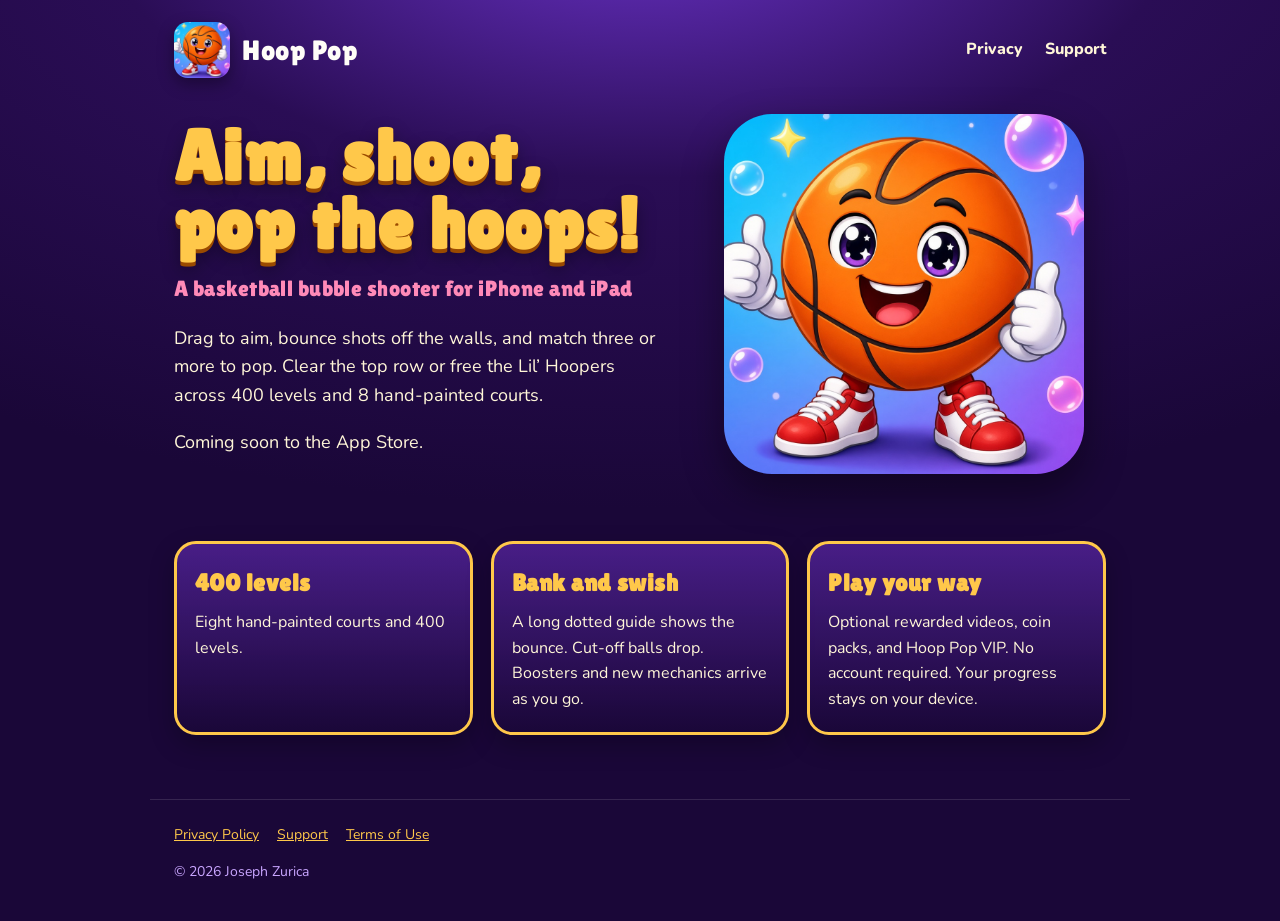
<file: index.html>
<!DOCTYPE html>
<html lang="en">
<head>
  <meta charset="utf-8">
  <meta name="viewport" content="width=device-width, initial-scale=1">
  <title>Hoop Pop – Basketball Bubble Shooter</title>
  <meta name="description" content="Hoop Pop is a basketball bubble shooter for iPhone and iPad. Aim, bank, and pop your way through 400 colorful levels on 8 painted courts.">
  <link rel="icon" type="image/png" href="favicon.png">
  <link rel="apple-touch-icon" href="apple-touch-icon.png">
  <link rel="preconnect" href="https://fonts.googleapis.com">
  <link rel="preconnect" href="https://fonts.gstatic.com" crossorigin>
  <link href="https://fonts.googleapis.com/css2?family=Lilita+One&family=Nunito:wght@500;700;800&display=swap" rel="stylesheet">
  <link rel="stylesheet" href="style.css">
</head>
<body>
  <header>
    <a class="brand" href="index.html"><img src="icon.png" width="56" height="56" alt="Hoop Pop icon"><span class="display">Hoop Pop</span></a>
    <nav>
      <a href="privacy.html">Privacy</a>
      <a href="support.html">Support</a>
    </nav>
  </header>
  <section class="hero">
    <div>
      <h1 class="display">Aim, shoot, pop the hoops!</h1>
      <p class="tag display">A basketball bubble shooter for iPhone and iPad</p>
      <p>Drag to aim, bounce shots off the walls, and match three or more to pop. Clear the top row or free the Lil’ Hoopers across 400 levels and 8 hand-painted courts.</p>
      <p>Coming soon to the App Store.</p>
    </div>
    <div class="mascot-wrap">
      <img class="icon" src="icon.png" alt="Hoop Pop app icon: a cheerful basketball mascot">
    </div>
  </section>
  <section class="features">
    <article class="card">
      <h3 class="display">400 levels</h3>
      <p>Eight hand-painted courts and 400 levels.</p>
    </article>
    <article class="card">
      <h3 class="display">Bank and swish</h3>
      <p>A long dotted guide shows the bounce. Cut-off balls drop. Boosters and new mechanics arrive as you go.</p>
    </article>
    <article class="card">
      <h3 class="display">Play your way</h3>
      <p>Optional rewarded videos, coin packs, and Hoop Pop VIP. No account required. Your progress stays on your device.</p>
    </article>
  </section>
  <footer>
    <a href="privacy.html">Privacy Policy</a>
    <a href="support.html">Support</a>
    <a href="https://www.apple.com/legal/internet-services/itunes/dev/stdeula/">Terms of Use</a>
    <p>&copy; 2026 Joseph Zurica</p>
  </footer>
</body>
</html>
</file>
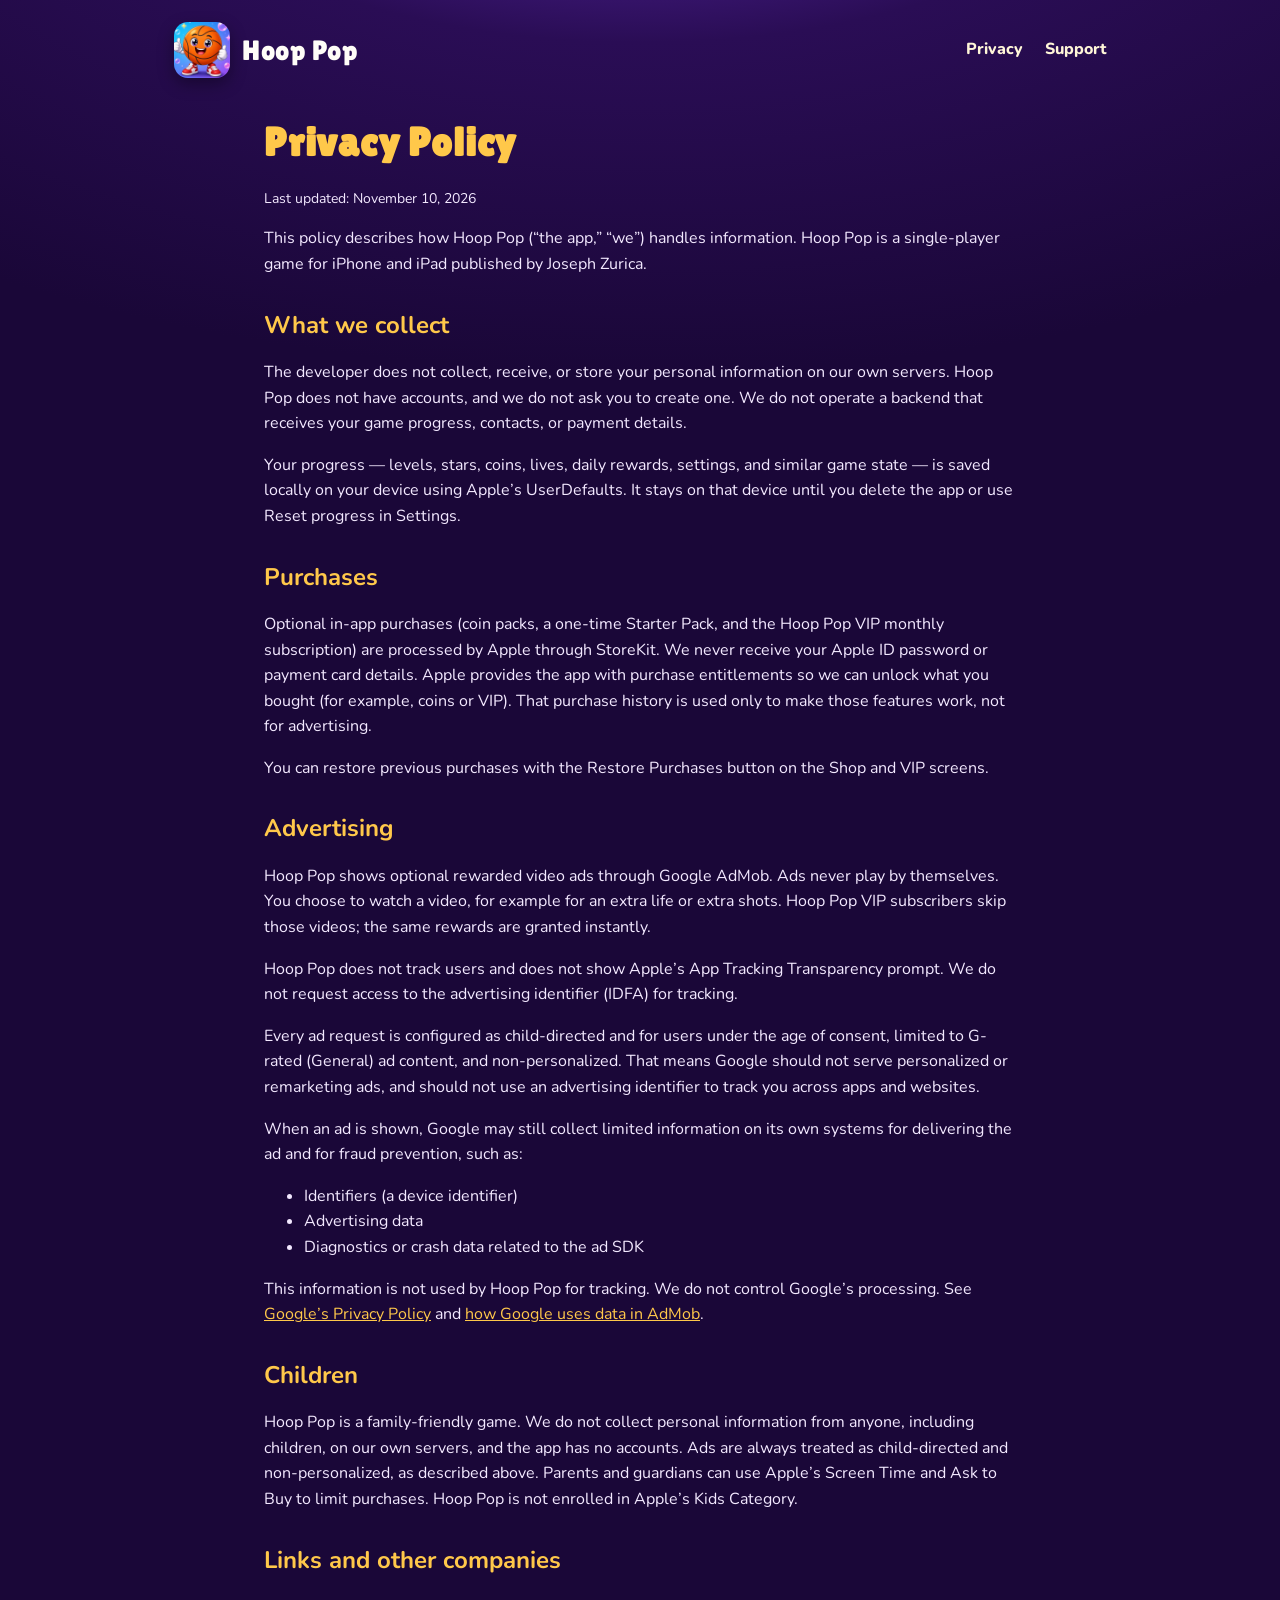
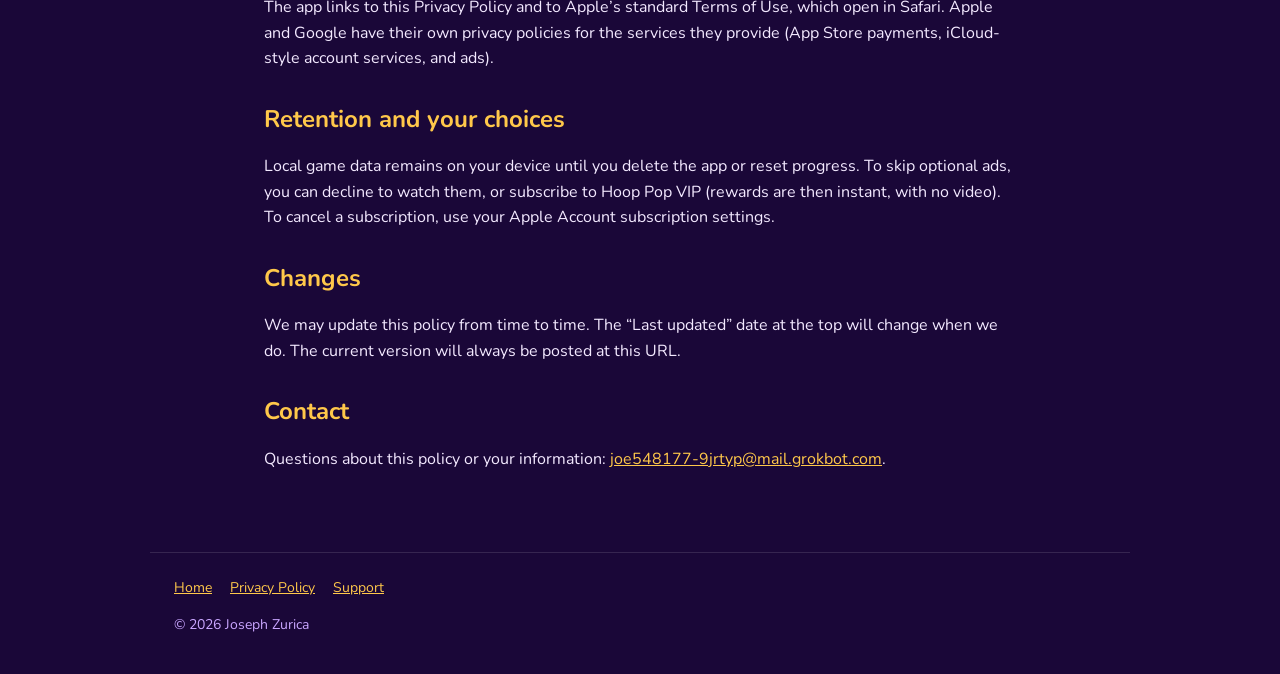
<file: privacy.html>
<!DOCTYPE html>
<html lang="en">
<head>
  <meta charset="utf-8">
  <meta name="viewport" content="width=device-width, initial-scale=1">
  <title>Privacy Policy – Hoop Pop</title>
  <link rel="icon" type="image/png" href="favicon.png">
  <link rel="apple-touch-icon" href="apple-touch-icon.png">
  <link rel="preconnect" href="https://fonts.googleapis.com">
  <link rel="preconnect" href="https://fonts.gstatic.com" crossorigin>
  <link href="https://fonts.googleapis.com/css2?family=Lilita+One&family=Nunito:wght@500;700;800&display=swap" rel="stylesheet">
  <link rel="stylesheet" href="style.css">
</head>
<body>
  <header>
    <a class="brand" href="index.html"><img src="icon.png" width="56" height="56" alt="Hoop Pop icon"><span class="display">Hoop Pop</span></a>
    <nav>
      <a href="privacy.html">Privacy</a>
      <a href="support.html">Support</a>
    </nav>
  </header>
  <main class="legal">
    <h1 class="display">Privacy Policy</h1>
    <p class="updated">Last updated: November 10, 2026</p>
    <p>This policy describes how Hoop Pop (“the app,” “we”) handles information. Hoop Pop is a single-player game for iPhone and iPad published by Joseph Zurica.</p>

    <h2>What we collect</h2>
    <p>The developer does not collect, receive, or store your personal information on our own servers. Hoop Pop does not have accounts, and we do not ask you to create one. We do not operate a backend that receives your game progress, contacts, or payment details.</p>
    <p>Your progress — levels, stars, coins, lives, daily rewards, settings, and similar game state — is saved locally on your device using Apple’s UserDefaults. It stays on that device until you delete the app or use Reset progress in Settings.</p>

    <h2>Purchases</h2>
    <p>Optional in-app purchases (coin packs, a one-time Starter Pack, and the Hoop Pop VIP monthly subscription) are processed by Apple through StoreKit. We never receive your Apple ID password or payment card details. Apple provides the app with purchase entitlements so we can unlock what you bought (for example, coins or VIP). That purchase history is used only to make those features work, not for advertising.</p>
    <p>You can restore previous purchases with the Restore Purchases button on the Shop and VIP screens.</p>

    <h2>Advertising</h2>
    <p>Hoop Pop shows optional rewarded video ads through Google AdMob. Ads never play by themselves. You choose to watch a video, for example for an extra life or extra shots. Hoop Pop VIP subscribers skip those videos; the same rewards are granted instantly.</p>
    <p>Hoop Pop does not track users and does not show Apple’s App Tracking Transparency prompt. We do not request access to the advertising identifier (IDFA) for tracking.</p>
    <p>Every ad request is configured as child-directed and for users under the age of consent, limited to G-rated (General) ad content, and non-personalized. That means Google should not serve personalized or remarketing ads, and should not use an advertising identifier to track you across apps and websites.</p>
    <p>When an ad is shown, Google may still collect limited information on its own systems for delivering the ad and for fraud prevention, such as:</p>
    <ul>
      <li>Identifiers (a device identifier)</li>
      <li>Advertising data</li>
      <li>Diagnostics or crash data related to the ad SDK</li>
    </ul>
    <p>This information is not used by Hoop Pop for tracking. We do not control Google’s processing. See <a href="https://policies.google.com/privacy">Google’s Privacy Policy</a> and <a href="https://support.google.com/admob/answer/6128543">how Google uses data in AdMob</a>.</p>

    <h2>Children</h2>
    <p>Hoop Pop is a family-friendly game. We do not collect personal information from anyone, including children, on our own servers, and the app has no accounts. Ads are always treated as child-directed and non-personalized, as described above. Parents and guardians can use Apple’s Screen Time and Ask to Buy to limit purchases. Hoop Pop is not enrolled in Apple’s Kids Category.</p>

    <h2>Links and other companies</h2>
    <p>The app links to this Privacy Policy and to Apple’s standard Terms of Use, which open in Safari. Apple and Google have their own privacy policies for the services they provide (App Store payments, iCloud-style account services, and ads).</p>

    <h2>Retention and your choices</h2>
    <p>Local game data remains on your device until you delete the app or reset progress. To skip optional ads, you can decline to watch them, or subscribe to Hoop Pop VIP (rewards are then instant, with no video). To cancel a subscription, use your Apple Account subscription settings.</p>

    <h2>Changes</h2>
    <p>We may update this policy from time to time. The “Last updated” date at the top will change when we do. The current version will always be posted at this URL.</p>

    <h2>Contact</h2>
    <p>Questions about this policy or your information: <a href="mailto:joe548177-9jrtyp@mail.grokbot.com">joe548177-9jrtyp@mail.grokbot.com</a>.</p>
  </main>
  <footer>
    <a href="index.html">Home</a>
    <a href="privacy.html">Privacy Policy</a>
    <a href="support.html">Support</a>
    <p>&copy; 2026 Joseph Zurica</p>
  </footer>
</body>
</html>
</file>
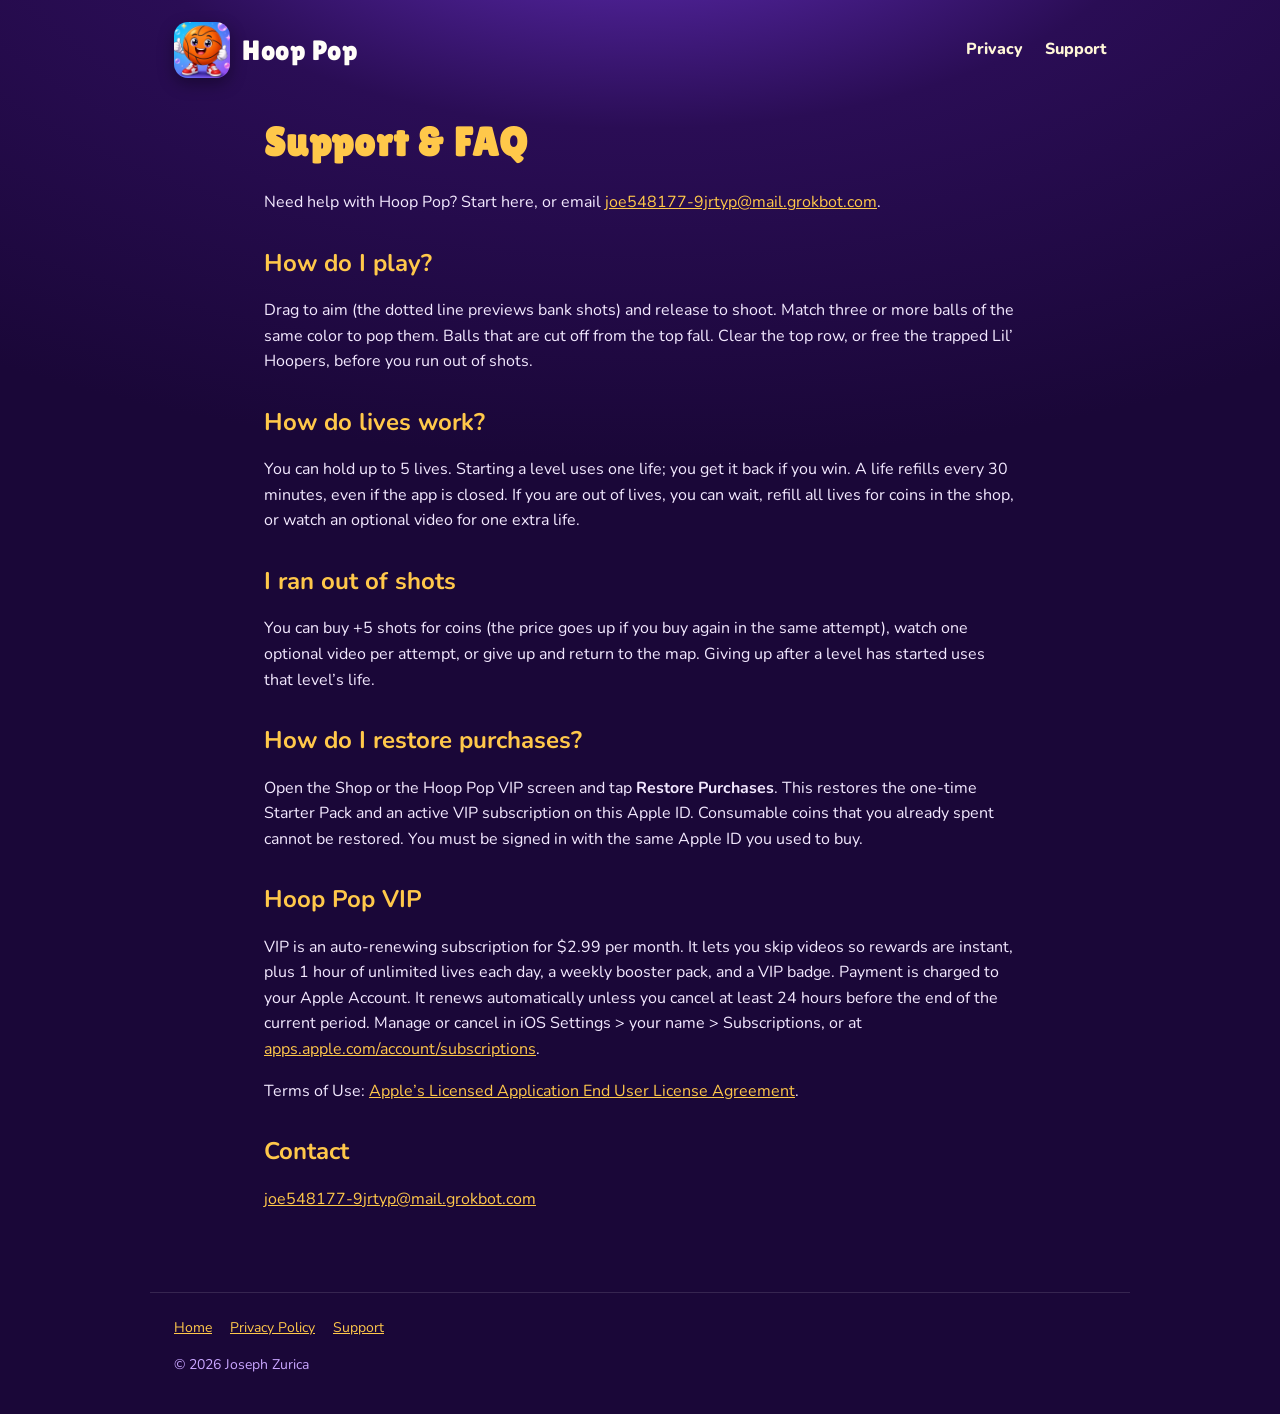
<file: support.html>
<!DOCTYPE html>
<html lang="en">
<head>
  <meta charset="utf-8">
  <meta name="viewport" content="width=device-width, initial-scale=1">
  <title>Support – Hoop Pop</title>
  <link rel="icon" type="image/png" href="favicon.png">
  <link rel="apple-touch-icon" href="apple-touch-icon.png">
  <link rel="preconnect" href="https://fonts.googleapis.com">
  <link rel="preconnect" href="https://fonts.gstatic.com" crossorigin>
  <link href="https://fonts.googleapis.com/css2?family=Lilita+One&family=Nunito:wght@500;700;800&display=swap" rel="stylesheet">
  <link rel="stylesheet" href="style.css">
</head>
<body>
  <header>
    <a class="brand" href="index.html"><img src="icon.png" width="56" height="56" alt="Hoop Pop icon"><span class="display">Hoop Pop</span></a>
    <nav>
      <a href="privacy.html">Privacy</a>
      <a href="support.html">Support</a>
    </nav>
  </header>
  <main class="page">
    <h1 class="display">Support &amp; FAQ</h1>
    <p>Need help with Hoop Pop? Start here, or email <a href="mailto:joe548177-9jrtyp@mail.grokbot.com">joe548177-9jrtyp@mail.grokbot.com</a>.</p>

    <h2>How do I play?</h2>
    <p>Drag to aim (the dotted line previews bank shots) and release to shoot. Match three or more balls of the same color to pop them. Balls that are cut off from the top fall. Clear the top row, or free the trapped Lil’ Hoopers, before you run out of shots.</p>

    <h2>How do lives work?</h2>
    <p>You can hold up to 5 lives. Starting a level uses one life; you get it back if you win. A life refills every 30 minutes, even if the app is closed. If you are out of lives, you can wait, refill all lives for coins in the shop, or watch an optional video for one extra life.</p>

    <h2>I ran out of shots</h2>
    <p>You can buy +5 shots for coins (the price goes up if you buy again in the same attempt), watch one optional video per attempt, or give up and return to the map. Giving up after a level has started uses that level’s life.</p>

    <h2>How do I restore purchases?</h2>
    <p>Open the Shop or the Hoop Pop VIP screen and tap <strong>Restore Purchases</strong>. This restores the one-time Starter Pack and an active VIP subscription on this Apple ID. Consumable coins that you already spent cannot be restored. You must be signed in with the same Apple ID you used to buy.</p>

    <h2>Hoop Pop VIP</h2>
    <p>VIP is an auto-renewing subscription for $2.99 per month. It lets you skip videos so rewards are instant, plus 1 hour of unlimited lives each day, a weekly booster pack, and a VIP badge. Payment is charged to your Apple Account. It renews automatically unless you cancel at least 24 hours before the end of the current period. Manage or cancel in iOS Settings &gt; your name &gt; Subscriptions, or at <a href="https://apps.apple.com/account/subscriptions">apps.apple.com/account/subscriptions</a>.</p>
    <p>Terms of Use: <a href="https://www.apple.com/legal/internet-services/itunes/dev/stdeula/">Apple’s Licensed Application End User License Agreement</a>.</p>

    <h2>Contact</h2>
    <p><a href="mailto:joe548177-9jrtyp@mail.grokbot.com">joe548177-9jrtyp@mail.grokbot.com</a></p>
  </main>
  <footer>
    <a href="index.html">Home</a>
    <a href="privacy.html">Privacy Policy</a>
    <a href="support.html">Support</a>
    <p>&copy; 2026 Joseph Zurica</p>
  </footer>
</body>
</html>
</file>
<file: style.css>
:root {
  --grape: #2a0d55;
  --deep: #1a0738;
  --purple: #5b27a8;
  --lilac: #c9a6ff;
  --gold: #ffc84a;
  --orange: #ff8a1a;
  --pink: #ff4d8d;
  --mint: #2ee08a;
  --cream: #fff6d8;
  --white: #fffdf8;
  --text: #24143f;
}
* { box-sizing: border-box; }
html, body { margin: 0; padding: 0; }
body {
  font-family: "Nunito", -apple-system, BlinkMacSystemFont, "Segoe UI", sans-serif;
  color: var(--cream);
  background: radial-gradient(1200px 600px at 50% -10%, #6a32c8 0%, var(--grape) 45%, var(--deep) 100%);
  min-height: 100vh;
  line-height: 1.6;
}
.display { font-family: "Lilita One", "Nunito", sans-serif; letter-spacing: 0.02em; }
a { color: var(--gold); }
a:hover { color: #ffe08a; }
header {
  display: flex; align-items: center; justify-content: space-between;
  max-width: 980px; margin: 0 auto; padding: 22px 24px 8px;
}
.brand { display: flex; align-items: center; gap: 12px; text-decoration: none; color: var(--white); }
.brand img { width: 56px; height: 56px; border-radius: 14px; box-shadow: 0 6px 16px rgba(0,0,0,.35); }
.brand span { font-size: 28px; }
nav a { margin-left: 18px; text-decoration: none; font-weight: 800; color: var(--cream); }
nav a:hover { color: var(--gold); }
.hero {
  max-width: 980px; margin: 0 auto; padding: 28px 24px 48px;
  display: grid; grid-template-columns: 1.1fr .9fr; gap: 36px; align-items: center;
}
.hero h1 { font-size: clamp(42px, 7vw, 72px); line-height: .95; margin: 0 0 12px; color: var(--gold);
  text-shadow: 0 4px 0 #9a4a00, 0 8px 18px rgba(0,0,0,.35); }
.hero .tag { font-size: 22px; color: #ff8ab8; margin: 0 0 18px; }
.hero p { font-size: 18px; max-width: 36em; }
.cta {
  display: inline-block; margin-top: 10px; padding: 14px 26px; border-radius: 999px;
  background: linear-gradient(#5af0a5, var(--mint) 55%, #1bb86e);
  color: #07331c; text-decoration: none; font-weight: 800; font-size: 18px;
  box-shadow: 0 6px 0 #0d6a3c, 0 10px 20px rgba(0,0,0,.3);
}
.cta:hover { color: #07331c; filter: brightness(1.05); }
.mascot-wrap { text-align: center; }
.mascot-wrap img.icon { width: min(360px, 100%); height: auto; border-radius: 48px;
  box-shadow: 0 18px 40px rgba(0,0,0,.4); }
.features { max-width: 980px; margin: 0 auto; padding: 10px 24px 64px;
  display: grid; grid-template-columns: repeat(3, 1fr); gap: 18px; }
.card {
  background: linear-gradient(180deg, rgba(91,39,168,.7), rgba(26,7,56,.85));
  border: 3px solid var(--gold); border-radius: 22px; padding: 20px 18px;
  box-shadow: 0 10px 24px rgba(0,0,0,.25);
}
.card h3 { margin: 0 0 8px; font-size: 24px; color: var(--gold); }
.card p { margin: 0; color: var(--cream); }
.legal, .page {
  max-width: 800px; margin: 0 auto; padding: 12px 24px 64px; color: var(--white);
}
.page h1, .legal h1 { font-size: 40px; color: var(--gold); margin: 12px 0 8px; }
.page h2, .legal h2 { font-size: 24px; color: var(--gold); margin: 28px 0 8px; }
.page p, .legal p, .page li, .legal li { color: #f3e9ff; }
.updated { color: var(--lilac); font-size: 14px; }
footer {
  max-width: 980px; margin: 0 auto; padding: 24px; color: var(--lilac); font-size: 14px;
  border-top: 1px solid rgba(255,255,255,.12);
}
footer a { margin-right: 14px; }
@media (max-width: 800px) {
  .hero, .features { grid-template-columns: 1fr; }
  nav a { margin-left: 12px; }
  .hero { padding-top: 12px; }
}
</file>
